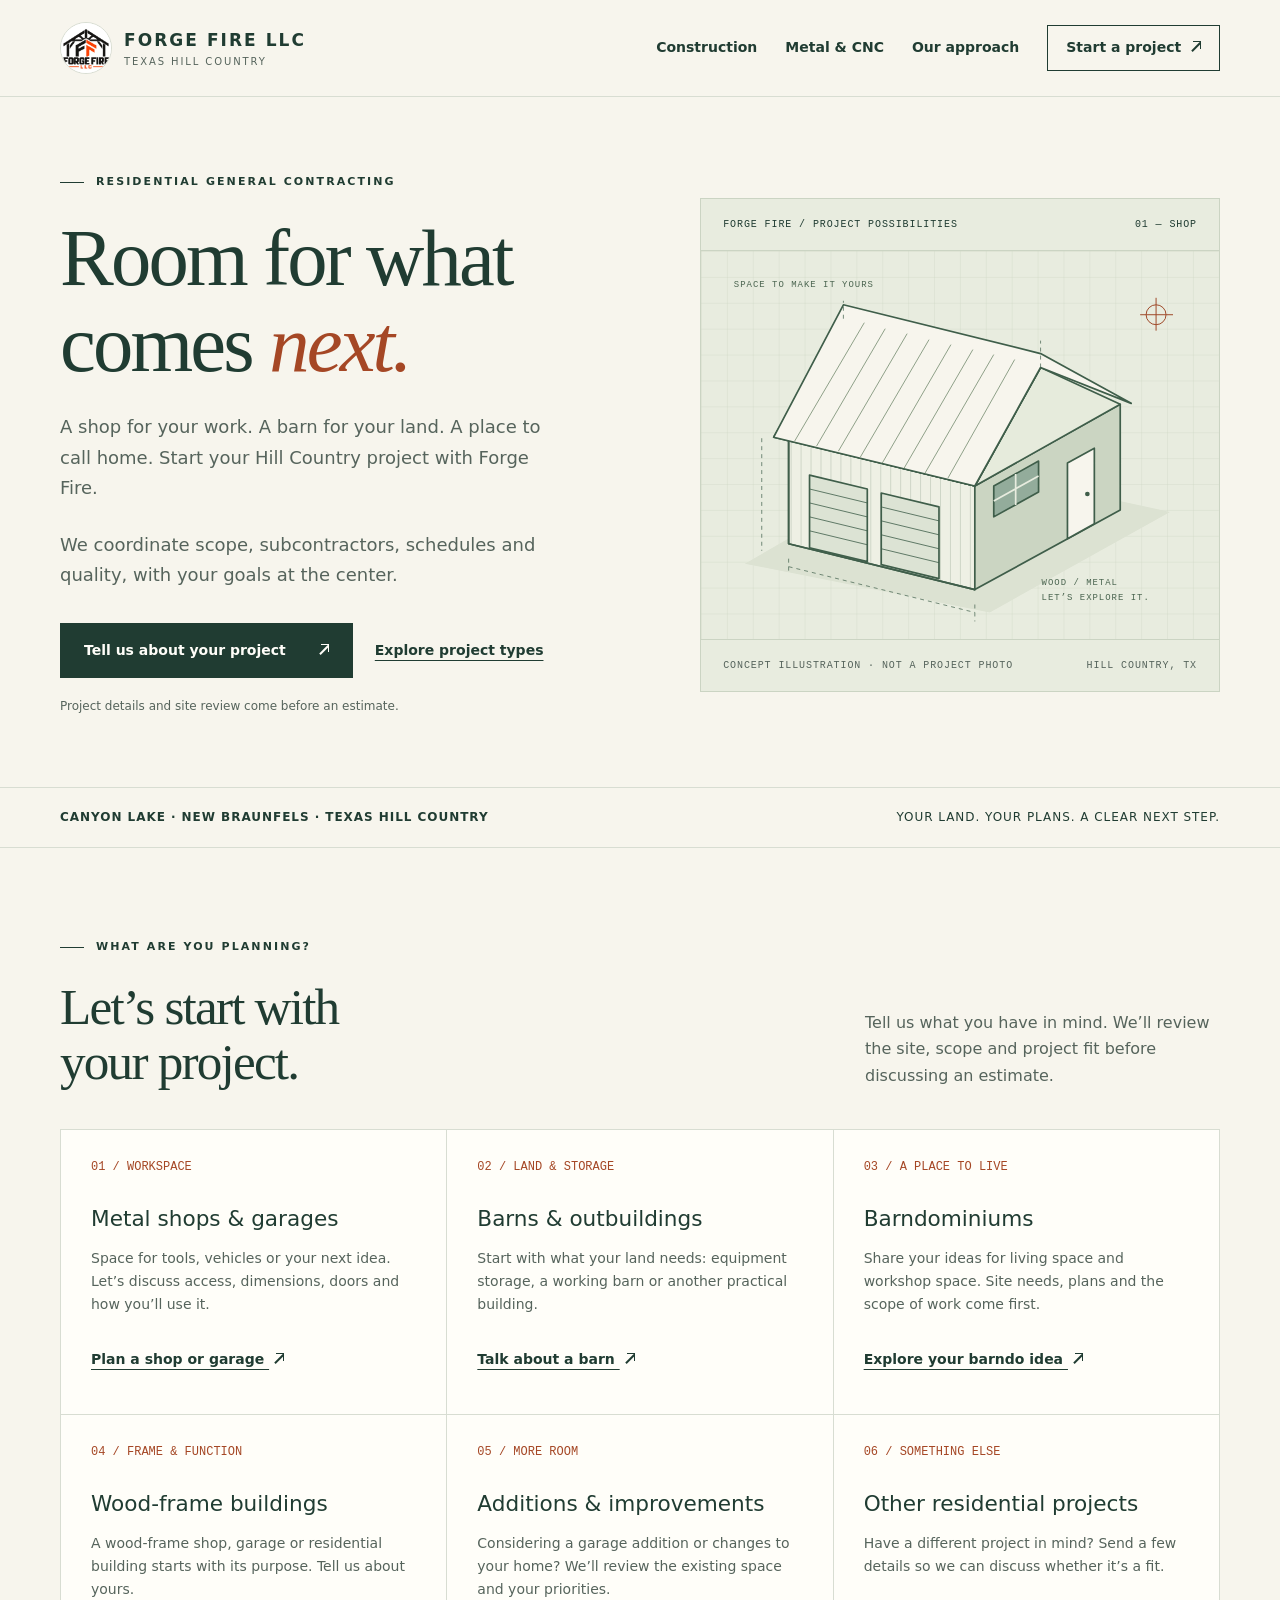
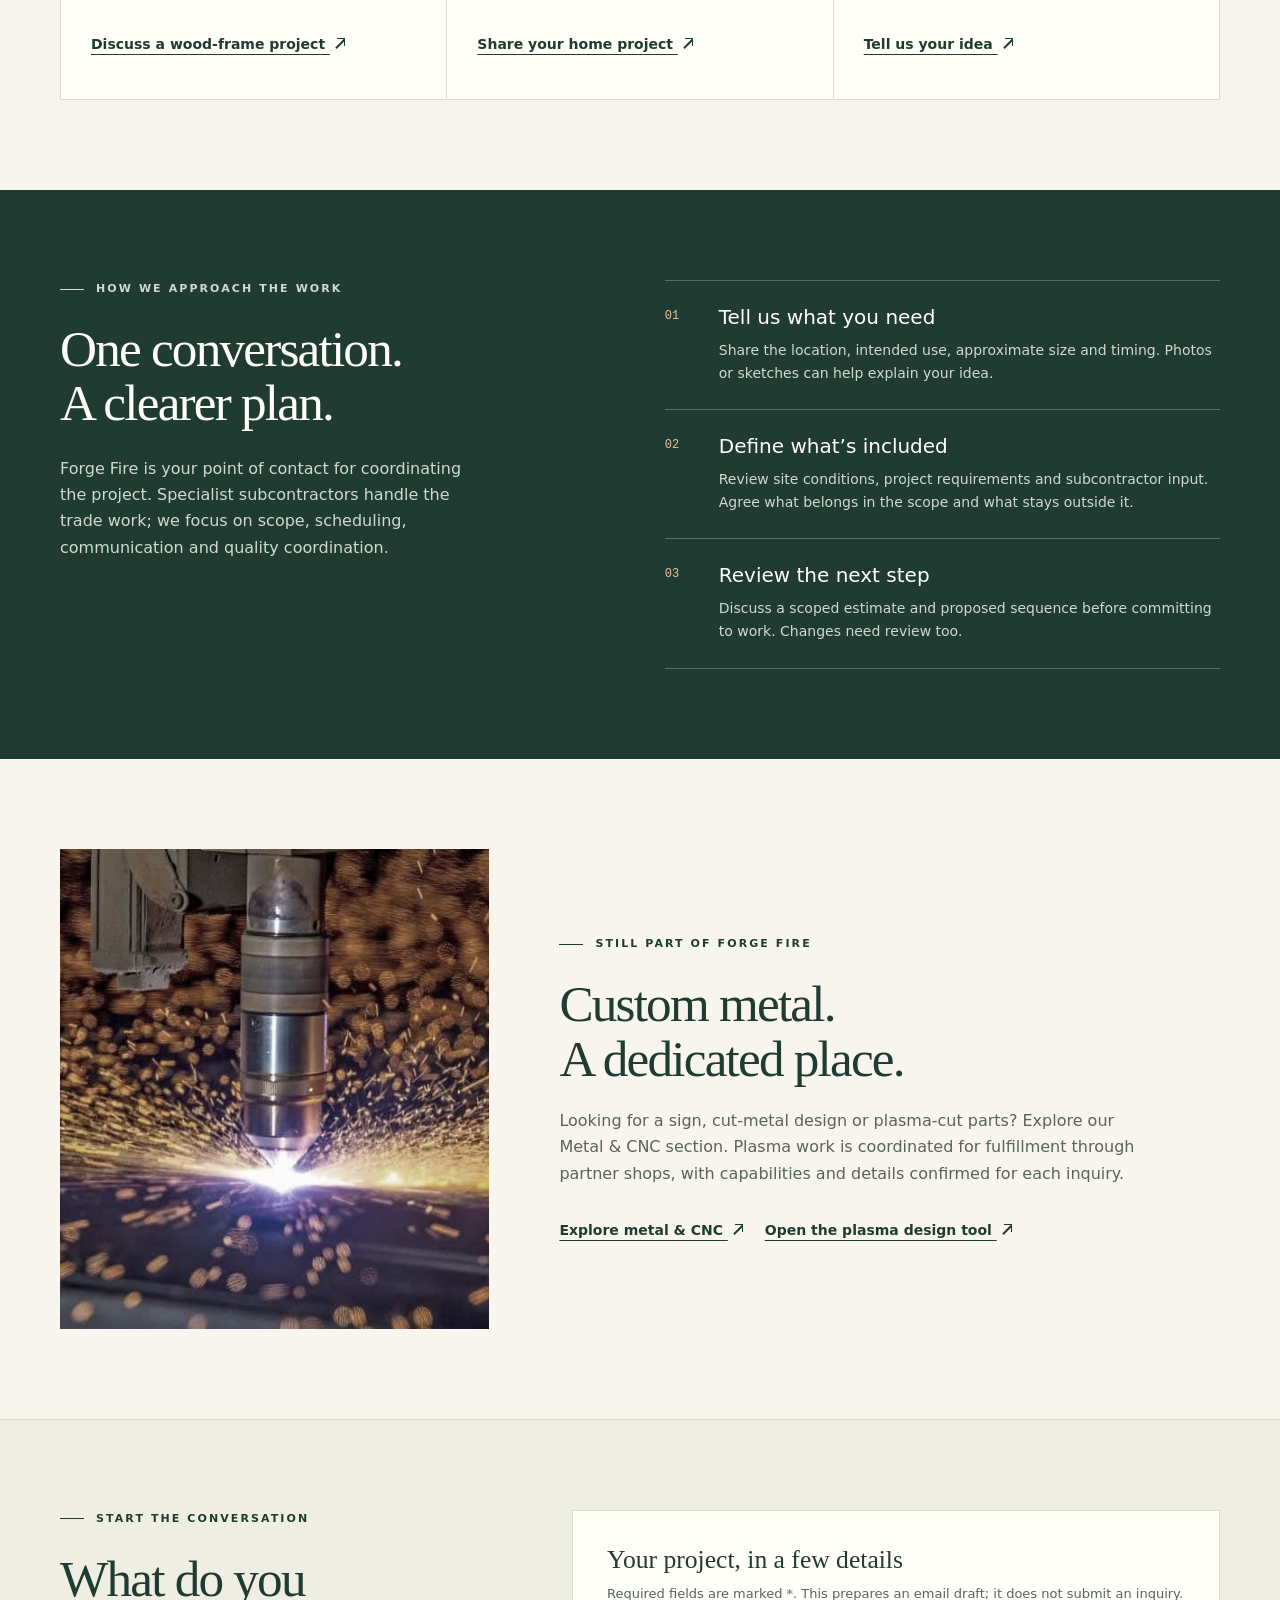
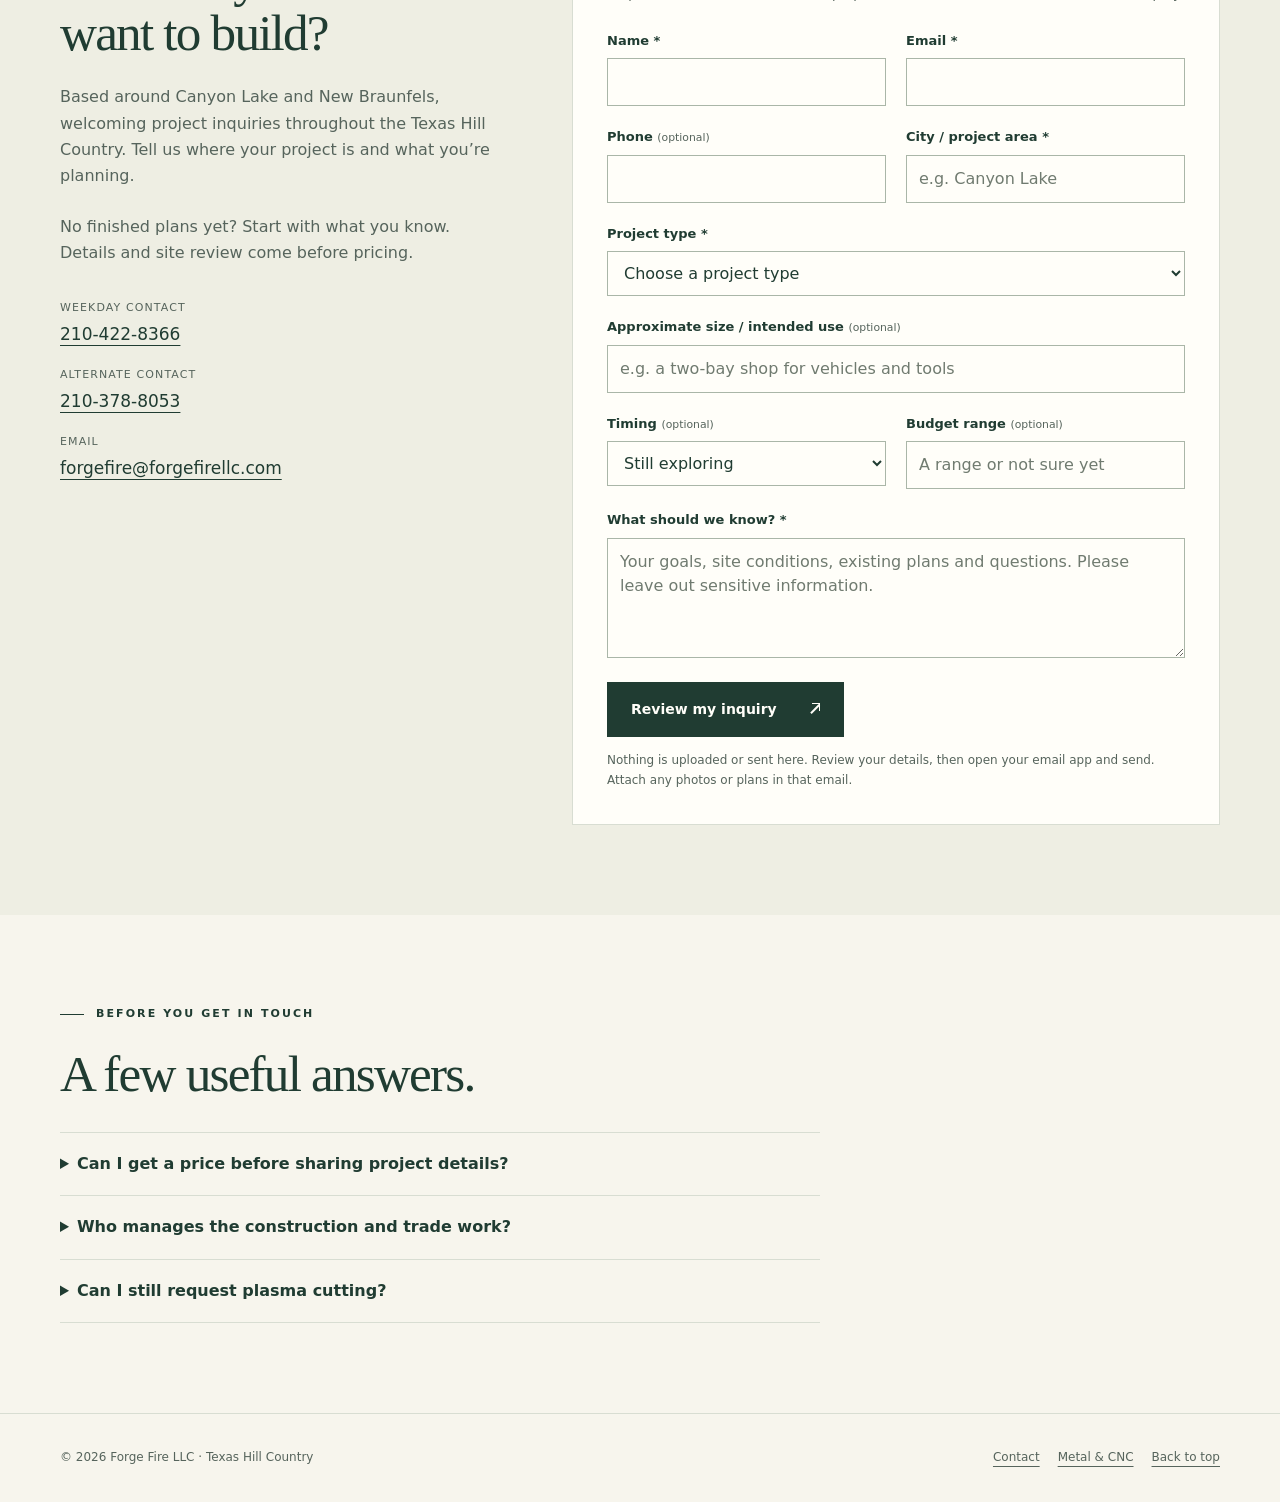
<file: index.html>
<!doctype html>
<html lang="en">
<head>
  <meta charset="utf-8">
  <meta name="viewport" content="width=device-width, initial-scale=1">
  <title>Forge Fire LLC | Residential Projects in the Texas Hill Country</title>
  <meta name="description" content="Talk with Forge Fire LLC about metal shops, garages, barns, barndominiums and residential projects across the Texas Hill Country. Project details first, then a scoped estimate.">
  <link rel="icon" type="image/jpeg" href="/forge-fire-logo.jpg">
  <link rel="apple-touch-icon" href="/forge-fire-logo.jpg">
  <link rel="stylesheet" href="site.css">
  <script src="site.js" defer></script>
</head>
<body>
<a class="skip" href="#main">Skip to content</a>
<header class="site-header">
  <div class="wrap header-row">
    <a class="brand" href="index.html" aria-label="Forge Fire LLC home"><img src="forge-fire-logo.jpg" alt="" width="52" height="52"><span><strong>FORGE FIRE LLC</strong><small>Texas Hill Country</small></span></a>
    <nav class="site-nav" aria-label="Main navigation"><a href="#services">Construction</a><a href="metal.html">Metal &amp; CNC</a><a href="#process">Our approach</a><a class="nav-cta" href="#contact">Start a project <span class="arrow" aria-hidden="true"></span></a></nav>
  </div>
</header>
<main id="main">
  <section class="wrap hero" aria-labelledby="hero-title">
    <div class="hero-copy">
      <p class="eyebrow">Residential general contracting</p>
      <h1 id="hero-title">Room for what<br>comes <em>next.</em></h1>
      <p>A shop for your work. A barn for your land. A place to call home. Start your Hill Country project with Forge Fire.</p>
      <p>We coordinate scope, subcontractors, schedules and quality, with your goals at the center.</p>
      <div class="actions"><a class="button" href="#contact">Tell us about your project <span aria-hidden="true"><span class="arrow" aria-hidden="true"></span></span></a><a class="text-link" href="#services">Explore project types</a></div>
      <p class="hero-note">Project details and site review come before an estimate.</p>
    </div>
    <figure class="drawing">
      <div class="drawing-top"><span>Forge Fire / Project possibilities</span><span>01 — Shop</span></div>
      <svg viewBox="0 0 520 390" role="img" aria-labelledby="drawing-title drawing-desc">
        <title id="drawing-title">Concept illustration of a pitched-roof shop</title><desc id="drawing-desc">An architectural line drawing, not a completed Forge Fire project or a construction plan.</desc>
        <defs><pattern id="grid" width="26" height="26" patternUnits="userSpaceOnUse"><path d="M26 0H0V26" fill="none" stroke="#cbd4c3" stroke-width=".65"/></pattern><pattern id="siding" width="10" height="10" patternUnits="userSpaceOnUse"><path d="M0 0V10" stroke="#92a28f" stroke-width=".7"/></pattern></defs>
        <path fill="url(#grid)" d="M0 0H520V390H0z"/>
        <path d="M44 314l246 49 181-101-244-53Z" fill="#dce2d2"/>
        <g stroke="#3f5e4a" stroke-width="1.7" stroke-linejoin="round">
          <path d="M88 190l187 46v104L88 294Z" fill="#eef0e4"/>
          <path d="M88 190l187 46v104L88 294Z" fill="url(#siding)"/>
          <path d="M275 236l146-82v106l-146 80Z" fill="#cbd5c2"/>
          <path d="M275 236l66-119 80 37Z" fill="#e6ebdc"/>
          <path d="M73 187l70-119 198 49-66 119Z" fill="#afbfa8"/>
          <path d="M73 187l202 49 66-119 91 36-91-50-198-49Z" fill="#f7f5ed"/>
          <path d="M94 191l70-119m-48 124l69-118m-47 123l69-118m-47 124l69-118m-47 124l69-119m-47 124l69-119m-48 124l69-119m-46 124l67-119" fill="none" stroke="#748a6e" stroke-width=".8"/>
          <path d="M109 225l58 14v73l-58-14Z" fill="#dce3d4"/>
          <path d="M181 243l58 14v72l-58-14Z" fill="#dce3d4"/>
          <path d="M109 239l58 14m-58 0l58 14m-58 0l58 14m-58 0l58 14m14-38l58 14m-58 0l58 14m-58 0l58 14m-58 0l58 14" stroke-width=".8"/>
          <path d="M368 213l27-15v76l-27 15Z" fill="#f7f5ed"/>
          <path d="M294 236l45-25v31l-45 25Z" fill="#93ac9b"/>
          <path d="M316 224v31m-22-4l45-25" stroke="#e8ecdf"/>
          <path d="M143 68v-18m198 67V90M61 188v113m27 16l187 46m0-8v17M88 309v16" fill="none" stroke-width=".7" stroke-dasharray="4 4"/>
          <circle cx="388" cy="244" r="1.5" fill="#3f5e4a"/>
        </g>
        <g fill="#4b6550" font-family="monospace" font-size="9" letter-spacing="1"><text x="33" y="36">SPACE TO MAKE IT YOURS</text><text x="342" y="335">WOOD / METAL</text><text x="342" y="350">LET’S EXPLORE IT.</text></g>
        <path d="M457 47v33m-16-16h33" stroke="#9f4929"/><circle cx="457" cy="64" r="10" stroke="#9f4929" fill="none"/>
      </svg>
      <figcaption class="drawing-bottom"><span>Concept illustration · Not a project photo</span><span>Hill Country, TX</span></figcaption>
    </figure>
  </section>
  <div class="region-strip"><div class="wrap"><strong>Canyon Lake · New Braunfels · Texas Hill Country</strong><span>Your land. Your plans. A clear next step.</span></div></div>
  <section class="wrap section" id="services" aria-labelledby="services-title">
    <div class="section-heading"><div><p class="eyebrow">What are you planning?</p><h2 id="services-title">Let’s start with<br>your project.</h2></div><p>Tell us what you have in mind. We’ll review the site, scope and project fit before discussing an estimate.</p></div>
    <div class="services">
      <article class="service"><span class="number">01 / WORKSPACE</span><h3>Metal shops &amp; garages</h3><p>Space for tools, vehicles or your next idea. Let’s discuss access, dimensions, doors and how you’ll use it.</p><a class="text-link" href="#contact" data-project="Shop or garage">Plan a shop or garage <span class="arrow" aria-hidden="true"></span></a></article>
      <article class="service"><span class="number">02 / LAND &amp; STORAGE</span><h3>Barns &amp; outbuildings</h3><p>Start with what your land needs: equipment storage, a working barn or another practical building.</p><a class="text-link" href="#contact" data-project="Barn or outbuilding">Talk about a barn <span class="arrow" aria-hidden="true"></span></a></article>
      <article class="service"><span class="number">03 / A PLACE TO LIVE</span><h3>Barndominiums</h3><p>Share your ideas for living space and workshop space. Site needs, plans and the scope of work come first.</p><a class="text-link" href="#contact" data-project="Barndominium">Explore your barndo idea <span class="arrow" aria-hidden="true"></span></a></article>
      <article class="service"><span class="number">04 / FRAME &amp; FUNCTION</span><h3>Wood-frame buildings</h3><p>A wood-frame shop, garage or residential building starts with its purpose. Tell us about yours.</p><a class="text-link" href="#contact" data-project="Wood-frame building">Discuss a wood-frame project <span class="arrow" aria-hidden="true"></span></a></article>
      <article class="service"><span class="number">05 / MORE ROOM</span><h3>Additions &amp; improvements</h3><p>Considering a garage addition or changes to your home? We’ll review the existing space and your priorities.</p><a class="text-link" href="#contact" data-project="Addition or improvement">Share your home project <span class="arrow" aria-hidden="true"></span></a></article>
      <article class="service"><span class="number">06 / SOMETHING ELSE</span><h3>Other residential projects</h3><p>Have a different project in mind? Send a few details so we can discuss whether it’s a fit.</p><a class="text-link" href="#contact" data-project="Other residential project">Tell us your idea <span class="arrow" aria-hidden="true"></span></a></article>
    </div>
  </section>
  <section class="section delivery" id="process" aria-labelledby="process-title"><div class="wrap delivery-grid">
    <div><p class="eyebrow">How we approach the work</p><h2 id="process-title">One conversation.<br>A clearer plan.</h2><p class="delivery-intro">Forge Fire is your point of contact for coordinating the project. Specialist subcontractors handle the trade work; we focus on scope, scheduling, communication and quality coordination.</p></div>
    <ol class="steps"><li><div><h3>Tell us what you need</h3><p>Share the location, intended use, approximate size and timing. Photos or sketches can help explain your idea.</p></div></li><li><div><h3>Define what’s included</h3><p>Review site conditions, project requirements and subcontractor input. Agree what belongs in the scope and what stays outside it.</p></div></li><li><div><h3>Review the next step</h3><p>Discuss a scoped estimate and proposed sequence before committing to work. Changes need review too.</p></div></li></ol>
  </div></section>
  <section class="wrap section metal-row" id="quote-tool" aria-labelledby="metal-title">
    <img class="metal-image" src="plasma-cutting.jpg" width="640" height="480" alt="A plasma torch cutting a metal sheet" loading="lazy">
    <div><p class="eyebrow">Still part of Forge Fire</p><h2 id="metal-title">Custom metal.<br>A dedicated place.</h2><p>Looking for a sign, cut-metal design or plasma-cut parts? Explore our Metal &amp; CNC section. Plasma work is coordinated for fulfillment through partner shops, with capabilities and details confirmed for each inquiry.</p><div class="actions"><a class="text-link" href="metal.html">Explore metal &amp; CNC <span class="arrow" aria-hidden="true"></span></a><a class="text-link" href="metal.html#quote-tool">Open the plasma design tool <span class="arrow" aria-hidden="true"></span></a></div></div>
  </section>
  <section class="section inquiry" id="contact" aria-labelledby="contact-title"><div class="wrap inquiry-grid">
    <div class="inquiry-intro"><p class="eyebrow">Start the conversation</p><h2 id="contact-title">What do you<br>want to build?</h2><p>Based around Canyon Lake and New Braunfels, welcoming project inquiries throughout the Texas Hill Country. Tell us where your project is and what you’re planning.</p><p>No finished plans yet? Start with what you know. Details and site review come before pricing.</p>
      <dl class="contact-list"><div><dt>Weekday contact</dt><dd><a href="tel:2104228366">210-422-8366</a></dd></div><div><dt>Alternate contact</dt><dd><a href="tel:2103788053">210-378-8053</a></dd></div><div><dt>Email</dt><dd><a href="mailto:forgefire@forgefirellc.com">forgefire@forgefirellc.com</a></dd></div></dl>
    </div>
    <div class="form-panel">
      <form id="project-form">
        <fieldset id="project-fields" disabled><legend>Your project, in a few details</legend><p class="form-intro">Required fields are marked *. This prepares an email draft; it does not submit an inquiry.</p>
          <div class="field-grid">
            <div class="field"><label for="project-name">Name *</label><input id="project-name" name="name" autocomplete="name" maxlength="100" required></div>
            <div class="field"><label for="project-email">Email *</label><input id="project-email" name="email" type="email" autocomplete="email" maxlength="150" required></div>
            <div class="field"><label for="project-phone">Phone <small>(optional)</small></label><input id="project-phone" name="phone" type="tel" autocomplete="tel" maxlength="40"></div>
            <div class="field"><label for="project-location">City / project area *</label><input id="project-location" name="location" autocomplete="address-level2" maxlength="120" placeholder="e.g. Canyon Lake" required></div>
            <div class="field full"><label for="project-type">Project type *</label><select id="project-type" name="project" required><option value="">Choose a project type</option><option>Shop or garage</option><option>Barn or outbuilding</option><option>Barndominium</option><option>Wood-frame building</option><option>Addition or improvement</option><option>Other residential project</option></select></div>
            <div class="field full"><label for="project-size">Approximate size / intended use <small>(optional)</small></label><input id="project-size" name="size" maxlength="200" placeholder="e.g. a two-bay shop for vehicles and tools"></div>
            <div class="field"><label for="project-timing">Timing <small>(optional)</small></label><select id="project-timing" name="timing"><option>Still exploring</option><option>Within 3 months</option><option>3–6 months</option><option>6–12 months</option><option>More than a year</option><option>Flexible</option></select></div>
            <div class="field"><label for="project-budget">Budget range <small>(optional)</small></label><input id="project-budget" name="budget" maxlength="80" placeholder="A range or not sure yet"></div>
            <div class="field full"><label for="project-details">What should we know? *</label><textarea id="project-details" name="details" rows="4" maxlength="1500" placeholder="Your goals, site conditions, existing plans and questions. Please leave out sensitive information." required></textarea></div>
          </div>
          <button class="button" type="submit">Review my inquiry <span aria-hidden="true"><span class="arrow" aria-hidden="true"></span></span></button><p class="form-note">Nothing is uploaded or sent here. Review your details, then open your email app and send. Attach any photos or plans in that email.</p>
        </fieldset>
      </form>
      <noscript><p>Please <a href="mailto:forgefire@forgefirellc.com">email your project details</a> or call one of the numbers listed. JavaScript is needed to prepare the draft on this page.</p></noscript>
      <section class="review" id="inquiry-review" hidden aria-labelledby="review-title"><h3 id="review-title" tabindex="-1">Review, then send by email.</h3><p>Your inquiry has not been sent. Open the draft, attach any photos or plans, and send it from your email app. If the draft does not open or is incomplete, copy the summary below into an email to <a href="mailto:forgefire@forgefirellc.com">forgefire@forgefirellc.com</a>.</p><label for="inquiry-summary">Your inquiry summary (select to copy)</label><textarea id="inquiry-summary" readonly rows="10"></textarea><div class="actions"><a class="button" id="email-draft">Open email draft <span class="arrow" aria-hidden="true"></span></a></div></section>
    </div>
  </div></section>
  <section class="wrap section" aria-labelledby="questions-title"><p class="eyebrow">Before you get in touch</p><h2 id="questions-title">A few useful answers.</h2><div class="faq">
    <details><summary>Can I get a price before sharing project details?</summary><p>We need to understand the location, intended use, size, site conditions and included scope first. Your initial inquiry starts that conversation; it is not an instant quote or a commitment to build.</p></details>
    <details><summary>Who manages the construction and trade work?</summary><p>Forge Fire serves as your general contractor, overseeing your project from planning through completion. Our subcontractors perform the trade work, while we manage scheduling, coordination and quality oversight and serve as your primary point of contact.</p></details>
    <details><summary>Can I still request plasma cutting?</summary><p>Yes. Use the <a href="metal.html">Metal &amp; CNC section</a> for a plasma inquiry or the existing design tool. Partner capabilities, material availability and project requirements need confirmation before quoting.</p></details>
  </div></section>
</main>
<footer class="footer"><div class="wrap"><span>© 2026 Forge Fire LLC · Texas Hill Country</span><div><a href="#contact">Contact</a><a href="metal.html">Metal &amp; CNC</a><a href="#main">Back to top </a></div></div></footer>
</body>
</html>
</file>
<file: site.css>
:root{--ink:#203c32;--muted:#56645c;--paper:#f7f5ed;--line:#d8ddd2;--accent:#a54725;--white:#fffef9;--serif:Georgia,'Times New Roman',serif}
*{box-sizing:border-box}html{scroll-behavior:smooth;scroll-padding-top:120px}body{margin:0;background:var(--paper);color:var(--ink);font:16px/1.65 system-ui,-apple-system,BlinkMacSystemFont,'Segoe UI',sans-serif}a{color:inherit;text-underline-offset:5px}button,input,select,textarea{font:inherit}button,a,input,select,textarea,summary{-webkit-tap-highlight-color:transparent}a:focus-visible,button:focus-visible,input:focus-visible,select:focus-visible,textarea:focus-visible,summary:focus-visible{outline:3px solid var(--accent);outline-offset:4px}img{max-width:100%;display:block}h1,h2,h3,p{margin:0}h1,h2,h3{font-weight:400}h1,h2{font-family:var(--serif);line-height:1.06;letter-spacing:-.035em}h1{font-size:clamp(3.3rem,6.3vw,6.1rem)}h2{font-size:clamp(2.4rem,4vw,4rem)}h3{font-size:1.35rem;line-height:1.25}p+p{margin-top:1rem}.wrap{max-width:1240px;margin-inline:auto;padding-inline:40px}.skip{position:fixed;left:20px;top:-100px;background:white;z-index:100;padding:12px}.skip:focus{top:12px}.site-header{position:sticky;top:0;z-index:20;background:var(--paper);border-bottom:1px solid var(--line)}.header-row{display:flex;align-items:center;justify-content:space-between;gap:24px;min-height:96px}.brand{display:flex;align-items:center;gap:12px;text-decoration:none;flex-shrink:0}.brand img{width:52px;height:52px;object-fit:contain;border-radius:50%;background:white;border:1px solid var(--line)}.brand strong{display:block;letter-spacing:.12em;font-size:17px;font-weight:750}.brand small{display:block;color:var(--muted);font-size:10px;letter-spacing:.19em;text-transform:uppercase}.site-nav{display:flex;align-items:center;gap:28px;font-size:14px;font-weight:600}.site-nav a{padding-block:12px;text-decoration:none;white-space:nowrap}.site-nav a:hover,.site-nav a[aria-current=page]{text-decoration:underline}.site-nav .nav-cta{border:1px solid var(--ink);padding:10px 18px}.eyebrow{font-size:11px;letter-spacing:.19em;text-transform:uppercase;font-weight:750;display:flex;align-items:center;gap:12px;margin-bottom:24px}.eyebrow:before{content:'';width:24px;height:1px;background:currentColor}.hero{padding-top:76px;padding-bottom:70px;display:grid;grid-template-columns:1.12fr 1fr;gap:58px;align-items:center}.hero h1 em{font-weight:400;color:var(--accent)}.hero-copy>p:not(.eyebrow){max-width:510px;margin-top:26px;color:var(--muted);font-size:18px;line-height:1.7}.actions{display:flex;flex-wrap:wrap;gap:22px;align-items:center;margin-top:32px}.button{display:inline-flex;align-items:center;justify-content:center;gap:28px;padding:15px 23px;background:var(--ink);color:var(--white);border:1px solid var(--ink);text-decoration:none;font-size:14px;font-weight:650;cursor:pointer;min-height:52px}.button:hover{background:#315343}.button.secondary{background:transparent;color:var(--ink)}.text-link{font-weight:600;font-size:14px}.hero-note{font-size:12px!important;max-width:450px!important;margin-top:18px!important}.drawing{margin:0;background:#e8ecdf;border:1px solid #cbd4c3;position:relative;overflow:hidden}.drawing-top,.drawing-bottom{display:flex;justify-content:space-between;gap:12px;padding:18px 22px;font:10px/1.5 monospace;letter-spacing:.09em;text-transform:uppercase}.drawing-top{border-bottom:1px solid #cbd4c3}.drawing svg{width:100%;height:auto;display:block}.drawing-bottom{border-top:1px solid #cbd4c3;color:var(--muted)}.region-strip{border-top:1px solid var(--line);border-bottom:1px solid var(--line)}.region-strip .wrap{display:flex;justify-content:space-between;gap:20px;padding-block:20px;font-size:12px;letter-spacing:.08em;text-transform:uppercase}.region-strip strong{font-weight:650}.section{padding-block:90px}.section-heading{display:flex;justify-content:space-between;gap:50px;align-items:end;margin-bottom:40px}.section-heading>p{max-width:355px;color:var(--muted)}.services{display:grid;grid-template-columns:repeat(3,1fr);border-top:1px solid var(--line);border-left:1px solid var(--line)}.service{padding:30px;display:flex;flex-direction:column;align-items:start;border-right:1px solid var(--line);border-bottom:1px solid var(--line);background:var(--white);min-height:285px}.service .number{font:12px monospace;color:var(--accent);margin-bottom:32px}.service p{font-size:14px;color:var(--muted);margin-top:14px;margin-bottom:26px}.service a{margin-top:auto;min-height:36px}.service:hover{background:#eeefe5}.delivery{background:var(--ink);color:var(--white)}.delivery-grid{display:grid;grid-template-columns:1fr 1.1fr;gap:100px}.delivery h2{max-width:440px}.delivery p{color:#d0d9cf}.delivery-intro{margin-top:25px;max-width:420px}.steps{margin:0;padding:0;list-style:none;counter-reset:steps}.steps li{display:grid;grid-template-columns:34px 1fr;gap:20px;padding:24px 0;border-top:1px solid #597064;counter-increment:steps}.steps li:before{content:'0'counter(steps);font:12px monospace;color:#e3c29f;padding-top:4px}.steps li:last-child{border-bottom:1px solid #597064}.steps h3{font-size:20px}.steps p{font-size:14px;margin-top:9px}.metal-row{display:grid;grid-template-columns:.65fr 1fr;gap:70px;align-items:center}.metal-image{aspect-ratio:4/3;object-fit:cover;width:100%;filter:saturate(.65)}.metal-row h2{max-width:650px}.metal-row p:not(.eyebrow){color:var(--muted);margin-top:22px;max-width:580px}.inquiry{border-top:1px solid var(--line);background:#eeeee3}.inquiry-grid{display:grid;grid-template-columns:.8fr 1.2fr;gap:80px}.inquiry-intro>p:not(.eyebrow){color:var(--muted);margin-top:24px}.contact-list{margin:32px 0 0;display:grid;gap:18px}.contact-list dt{font-size:11px;text-transform:uppercase;letter-spacing:.1em;color:var(--muted)}.contact-list dd{margin:3px 0 0;overflow-wrap:anywhere;font-size:17px}.form-panel{padding:34px;background:var(--white);border:1px solid var(--line)}fieldset{border:0;padding:0;margin:0;min-width:0}legend{font:1.6rem var(--serif);padding:0;margin-bottom:8px}.form-intro{font-size:13px;color:var(--muted);margin-bottom:26px}.field-grid{display:grid;grid-template-columns:1fr 1fr;gap:20px}.field{display:flex;flex-direction:column;gap:7px}.field.full{grid-column:1/-1}label{font-size:13px;font-weight:650}label small{font-weight:400;color:var(--muted)}input,select,textarea{width:100%;min-width:0;border:1px solid #aab6a8;border-radius:0;background:var(--white);color:var(--ink);padding:11px 12px;font-size:16px;line-height:1.5}textarea{resize:vertical}input::placeholder,textarea::placeholder{color:#707b70}fieldset[disabled]{opacity:.65}.form-panel .button{margin-top:24px}.form-note{font-size:12px;color:var(--muted);margin-top:14px}.review{border-top:1px solid var(--line);margin-top:28px;padding-top:26px}.review h3{font:1.6rem var(--serif);margin-bottom:12px}.review p{font-size:13px;margin-bottom:18px}.review label{display:block;margin-bottom:8px}.review textarea{font-size:13px;background:var(--paper)}.review .actions{margin-top:4px;gap:12px}.review .button{margin-top:12px} [hidden]{display:none!important}.faq{border-top:1px solid var(--line);max-width:760px;margin-top:30px}details{border-bottom:1px solid var(--line);padding:18px 0}summary{font-weight:600;cursor:pointer}details p{padding-top:16px;color:var(--muted);font-size:15px}.footer{padding:34px 0;border-top:1px solid var(--line)}.footer .wrap{display:flex;justify-content:space-between;gap:20px;flex-wrap:wrap;font-size:12px;color:var(--muted)}.footer a{margin-left:18px}.metal-intro{padding-block:60px}.metal-intro h1{font-size:clamp(2.8rem,5vw,4.6rem);max-width:800px}.metal-intro p:not(.eyebrow){max-width:750px;margin-top:22px;color:var(--muted)}.metal-intro .actions{margin-top:26px}
@media(min-width:1400px){.hero{padding-block:94px}}@media(max-width:1000px){.wrap{padding-inline:28px}.site-nav{gap:18px}.hero{gap:28px}.delivery-grid,.inquiry-grid{gap:45px}.service{padding:24px}.metal-row{gap:35px}}
@media(max-width:760px){html{scroll-padding-top:145px}.wrap{padding-inline:22px}.header-row{flex-wrap:wrap;gap:0;padding-top:14px;min-height:0}.brand img{width:42px;height:42px}.brand strong{font-size:15px}.site-nav{width:100%;justify-content:space-between;gap:10px;font-size:12px;margin-top:8px}.site-nav a{padding-block:15px}.site-nav .nav-cta{border:0;padding:15px 0;color:var(--accent)}.hero{grid-template-columns:1fr;padding-top:44px;padding-bottom:40px;gap:35px}.hero h1{max-width:570px}.hero-copy>p:not(.eyebrow){font-size:16px}.hero .eyebrow{font-size:10px}.drawing{max-width:570px;width:100%}.region-strip .wrap{flex-direction:column;gap:4px;font-size:10px;padding-block:16px}.section{padding-block:56px}.section-heading{display:block;margin-bottom:30px}.section-heading>p{margin-top:24px}.services{grid-template-columns:1fr 1fr}.service{min-height:270px;padding:24px}.delivery-grid,.inquiry-grid{grid-template-columns:1fr;gap:36px}.metal-row{grid-template-columns:1fr;gap:28px}.metal-image{max-height:270px}.form-panel{padding:24px}.footer .wrap{flex-direction:column;gap:12px}.footer a{margin-left:0;margin-right:18px}}
@media(max-width:440px){.services,.field-grid{grid-template-columns:1fr}.service{min-height:0}.service .number{margin-bottom:18px}.service a{margin-top:0}.hero h1{font-size:3.4rem}.form-panel{padding:22px 18px}.actions{gap:20px}.site-nav{gap:8px;font-size:11px}.drawing-top,.drawing-bottom{padding:14px;font-size:9px}}
@media(prefers-reduced-motion:reduce){html{scroll-behavior:auto}*,*:before,*:after{transition:none!important;animation:none!important}}
@media(max-width:360px){html{scroll-padding-top:190px}.site-nav{display:grid;grid-template-columns:1fr 1fr;gap:0 16px}.site-nav a,.site-nav .nav-cta{padding-block:9px}.site-nav a:nth-child(even){text-align:right}.hero h1{font-size:2.9rem}}

.arrow{display:inline-block;width:11px;height:11px;position:relative;margin-left:4px;flex-shrink:0}.arrow:before{content:"";position:absolute;right:0;top:0;width:7px;height:7px;border-top:1.5px solid currentColor;border-right:1.5px solid currentColor}.arrow:after{content:"";position:absolute;width:12px;height:1.5px;background:currentColor;right:-1px;top:5px;transform:rotate(-45deg)}.section h2{font-size:clamp(2.4rem,4vw,4rem)}.plasma-preview{align-self:flex-start;position:sticky;top:125px}@media(max-width:1023px){.plasma-preview{position:static;order:-1;width:100%}}
</file>
